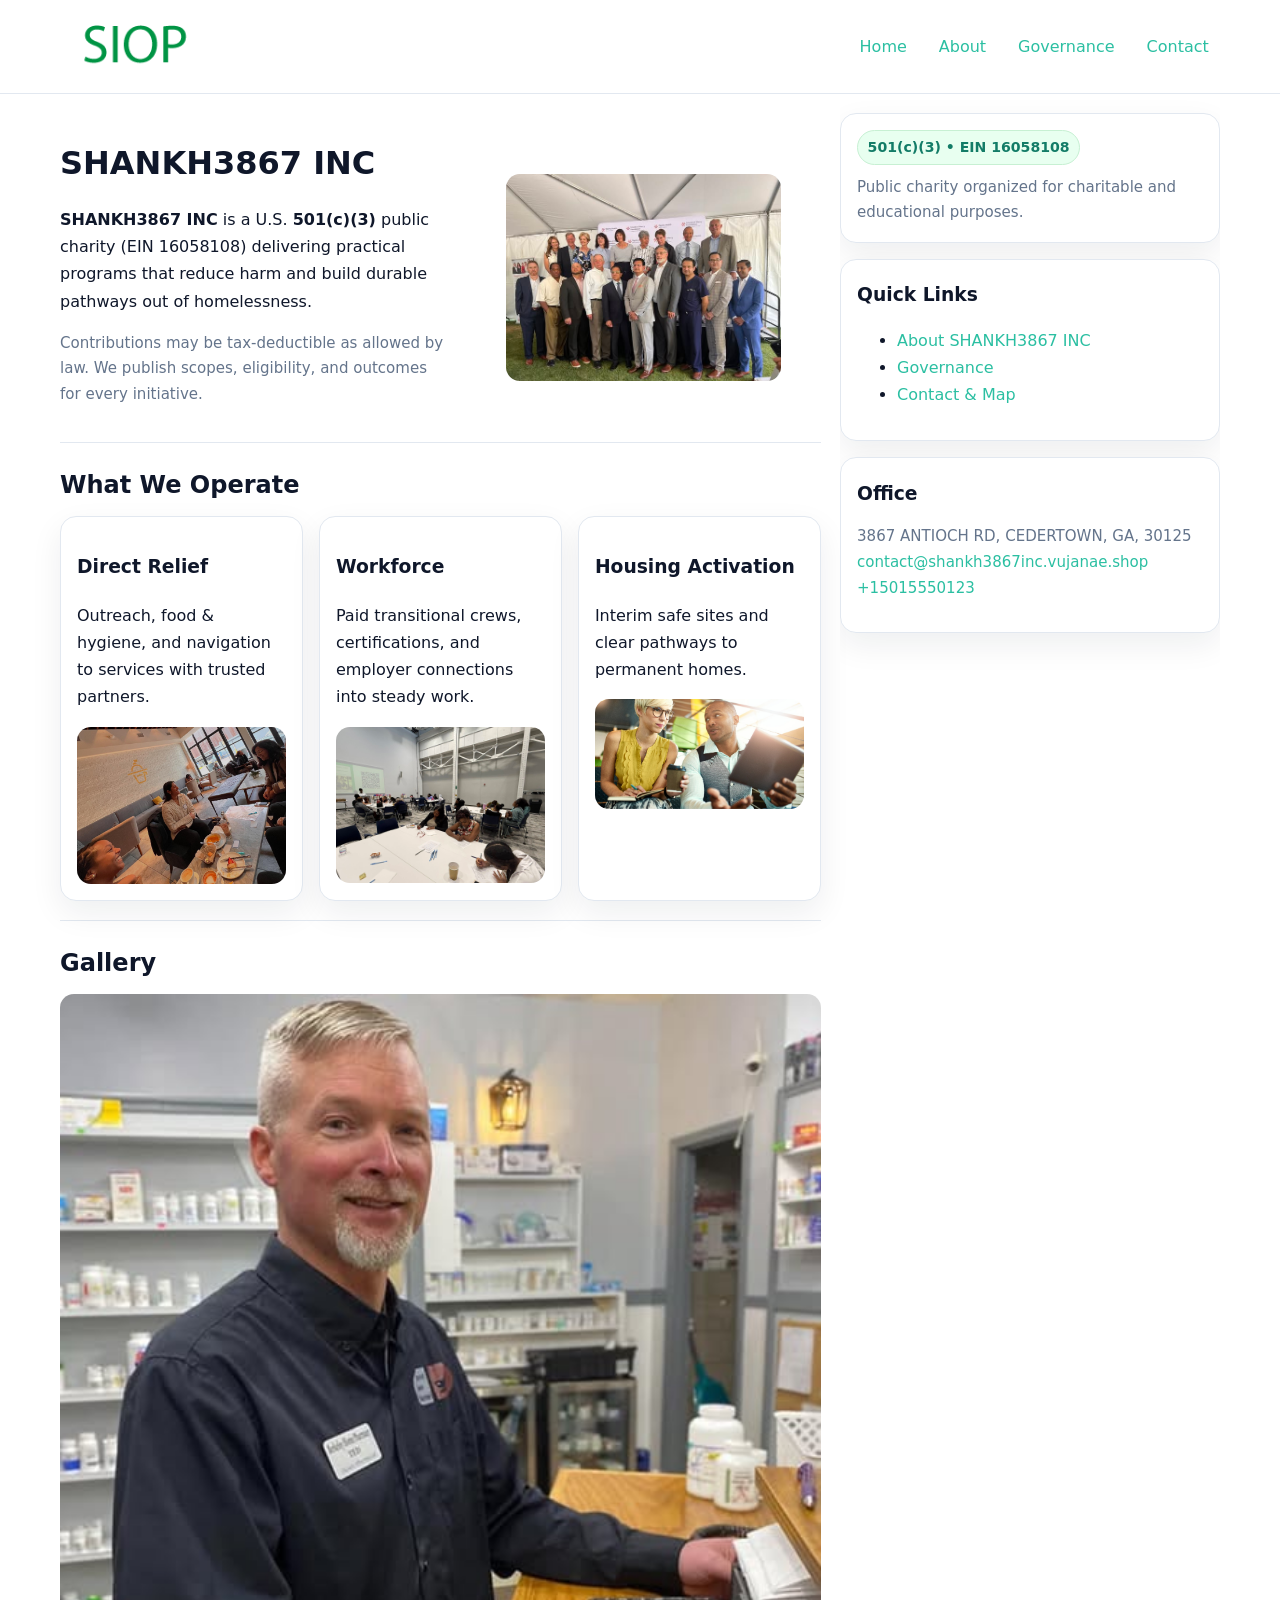
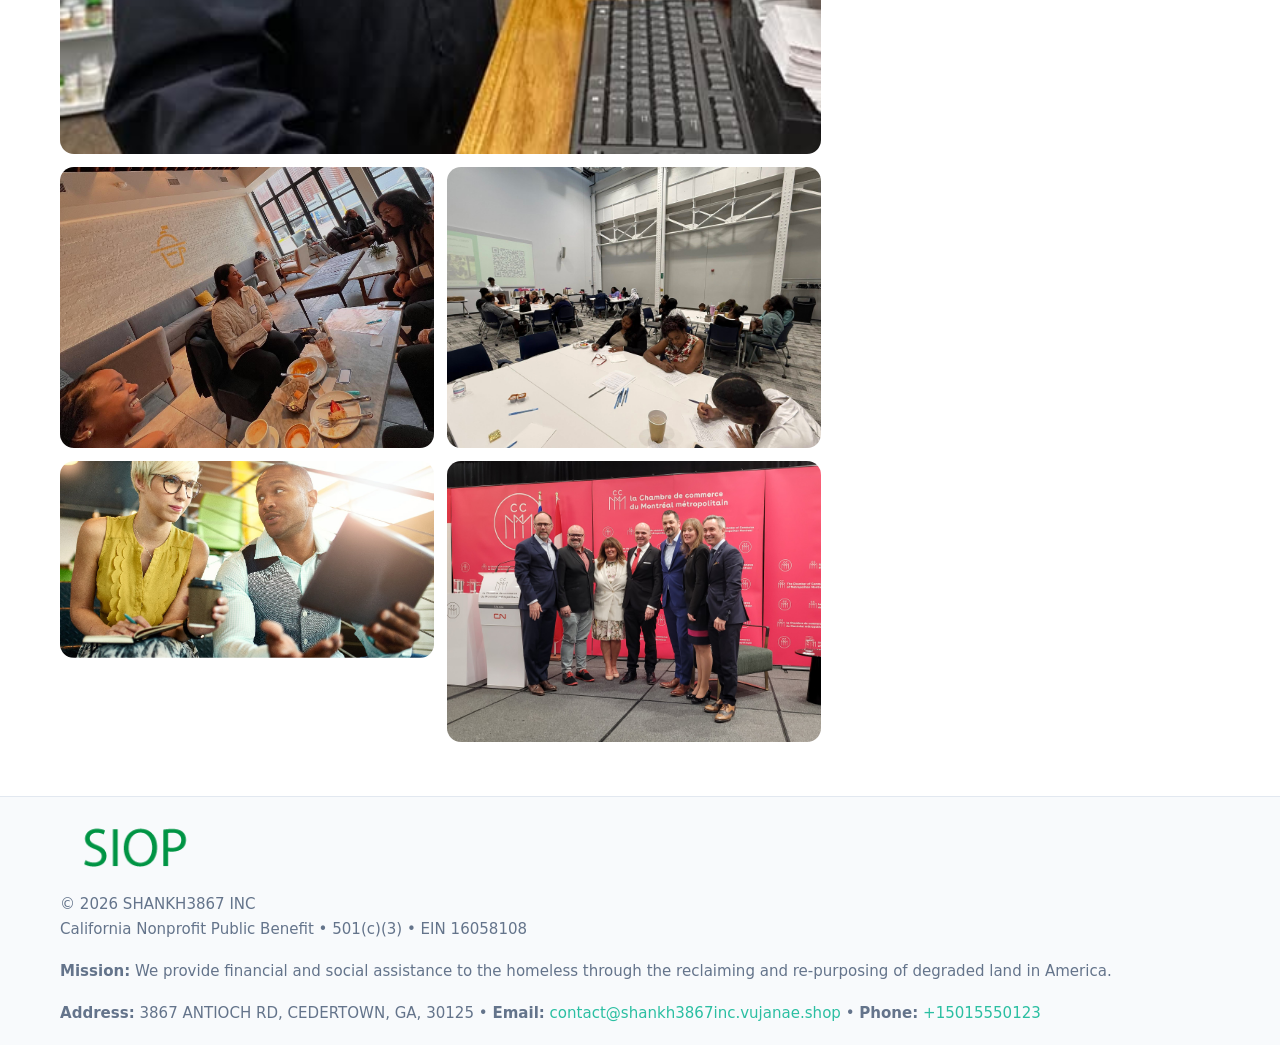
<file: index.html>
<!doctype html>
<html lang="en">
<head>
<meta charset="utf-8"/><meta name="viewport" content="width=device-width,initial-scale=1"/>
<title>SHANKH3867 INC – Nonprofit • 2025</title>
<link rel="stylesheet" href="assets/styles.css"/><link rel="icon" href="images/logo.png">
<meta name="data-ein" content="16058108"><meta name="data-name" content="SHANKH3867 INC">
<meta name="data-email" content="contact@shankh3867inc.vujanae.shop"><meta name="data-phone" content="+15015550123">
<meta name="data-address" content="3867 ANTIOCH RD, CEDERTOWN, GA, 30125"><meta name="data-map" content="3867+ANTIOCH+RD,+CEDERTOWN,+GA,+30125">
  <meta name="description" content="Our nonprofit strengthens the community with programs focused on community services, education, and direct relief.">
</head>
<body>
<div style="position:absolute;left:-9999px;top:-9999px;opacity:0" data-uniq="{{UNIQUE_BLOB}}">
  <span>Our nonprofit strengthens the community with programs focused on community services, education, and direct relief.</span><svg width="12" height="12" viewBox="0 0 12 12" xmlns="http://www.w3.org/2000/svg"><circle cx="6" cy="6" r="5" fill="#9d174d"/></svg><img src="images/relief.jpg" width="1" height="1" alt="" loading="lazy"/>
</div>

<header>
  <div class="header-wrap">
    <a href="index.html"><img src="images/logo.png" alt="SHANKH3867 INC logo" style="width:150px"></a>
    <nav><a class="active" href="index.html">Home</a><a href="about.html">About</a><a href="governance.html">Governance</a><a href="contact.html">Contact</a></nav>
  </div>
</header>

<div class="layout">
  <main>
    <section class="section">
      <div class="c3167a2b8f3">
        <div>
          <h1>SHANKH3867 INC</h1>
          <p class="c1bbe44b84d"><strong>SHANKH3867 INC</strong> is a U.S. <strong>501(c)(3)</strong> public charity (EIN 16058108) delivering practical programs that reduce harm and build durable pathways out of homelessness.</p>
          <p class="small">Contributions may be tax-deductible as allowed by law. We publish scopes, eligibility, and outcomes for every initiative.</p>
        </div>
        <figure><img src="images/hero.jpg" alt="Community program hero"></figure>
      </div>
    </section>

    <section class="section">
      <h2>What We Operate</h2>
      <div class="cards">
        <article class="cb2633ea88a"><h3>Direct Relief</h3><p>Outreach, food & hygiene, and navigation to services with trusted partners.</p><img src="images/relief.jpg" alt=""></article>
        <article class="cb2633ea88a"><h3>Workforce</h3><p>Paid transitional crews, certifications, and employer connections into steady work.</p><img src="images/jobs.jpg" alt=""></article>
        <article class="cb2633ea88a"><h3>Housing Activation</h3><p>Interim safe sites and clear pathways to permanent homes.</p><img src="images/land.jpg" alt=""></article>
      </div>
    </section>

    <!-- Gallery 5 ảnh (≥5 ảnh trong site) -->
    <section class="section">
      <h2>Gallery</h2>
      <div class="gallery">
        <img class="span2" src="images/programs.jpg" alt="Programs overview">
        <img src="images/relief.jpg" alt="Relief">
        <img src="images/jobs.jpg" alt="Jobs">
        <img src="images/land.jpg" alt="Housing">
        <img src="images/about.jpg" alt="Partners">
      </div>
    </section>
  </main>

  <aside aria-label="Sidebar">
    <div class="aside-box">
      <span class="cb58d91d237">501(c)(3) • EIN 16058108</span>
      <p class="small" style="margin:.6rem 0 0">Public charity organized for charitable and educational purposes.</p>
    </div>
    <div class="aside-box">
      <h3>Quick Links</h3>
      <ul>
        <li><a href="about.html">About SHANKH3867 INC</a></li>
        <li><a href="governance.html">Governance</a></li>
        <li><a href="contact.html">Contact & Map</a></li>
      </ul>
    </div>
    <div class="aside-box">
      <h3>Office</h3>
      <p class="small">3867 ANTIOCH RD, CEDERTOWN, GA, 30125<br><a href="mailto:contact@shankh3867inc.vujanae.shop">contact@shankh3867inc.vujanae.shop</a><br><a href="tel:+15015550123">+15015550123</a></p>
    </div>
  </aside>
</div>

<footer>
  <div class="foot">
    <div><img src="images/logo.png" alt="" style="width:150px;margin-bottom:.5rem"><div class="small">© <span id="year"></span> SHANKH3867 INC</div><div class="small">California Nonprofit Public Benefit • 501(c)(3) • EIN 16058108</div></div>
    <div><div class="small"><strong>Mission:</strong> We provide financial and social assistance to the homeless through the reclaiming and re-purposing of degraded land in America.</div></div>
    <div><div class="small"><strong>Address:</strong> 3867 ANTIOCH RD, CEDERTOWN, GA, 30125 • <strong>Email:</strong> <a href="mailto:contact@shankh3867inc.vujanae.shop">contact@shankh3867inc.vujanae.shop</a> • <strong>Phone:</strong> <a href="tel:+15015550123">+15015550123</a></div></div>
  </div>
</footer>

<!-- color/skin -->
<script>(function(){function g(n){const e=document.querySelector('meta[name="'+n+'"]');return e?e.content:''}
function h(s){let x=2166136261>>>0;for(let i=0;i<s.length;i++){x^=s.charCodeAt(i);x=(x*16777619)>>>0}return x>>>0}
let k=(g('data-ein')||'').replace(/\D+/g,'');if(!k)k=g('data-name')||location.hostname||'d';
const key=h(String(k)),H=key%360,S=55+(key%20),L=46;
const r=document.documentElement;r.style.setProperty('--brand',`hsl(${H} ${S}% ${L}%)`);
r.style.setProperty('--brand-ink',`hsl(${H} ${Math.min(95,S+10)}% ${Math.max(22,L-18)}%)`);
r.style.setProperty('--soft',`hsl(${H} ${Math.max(40,S-25)}% 95%)`);
const y=document.getElementById('year'); if(y) y.textContent=new Date().getFullYear();})();</script>
</body>
</html>
</file>
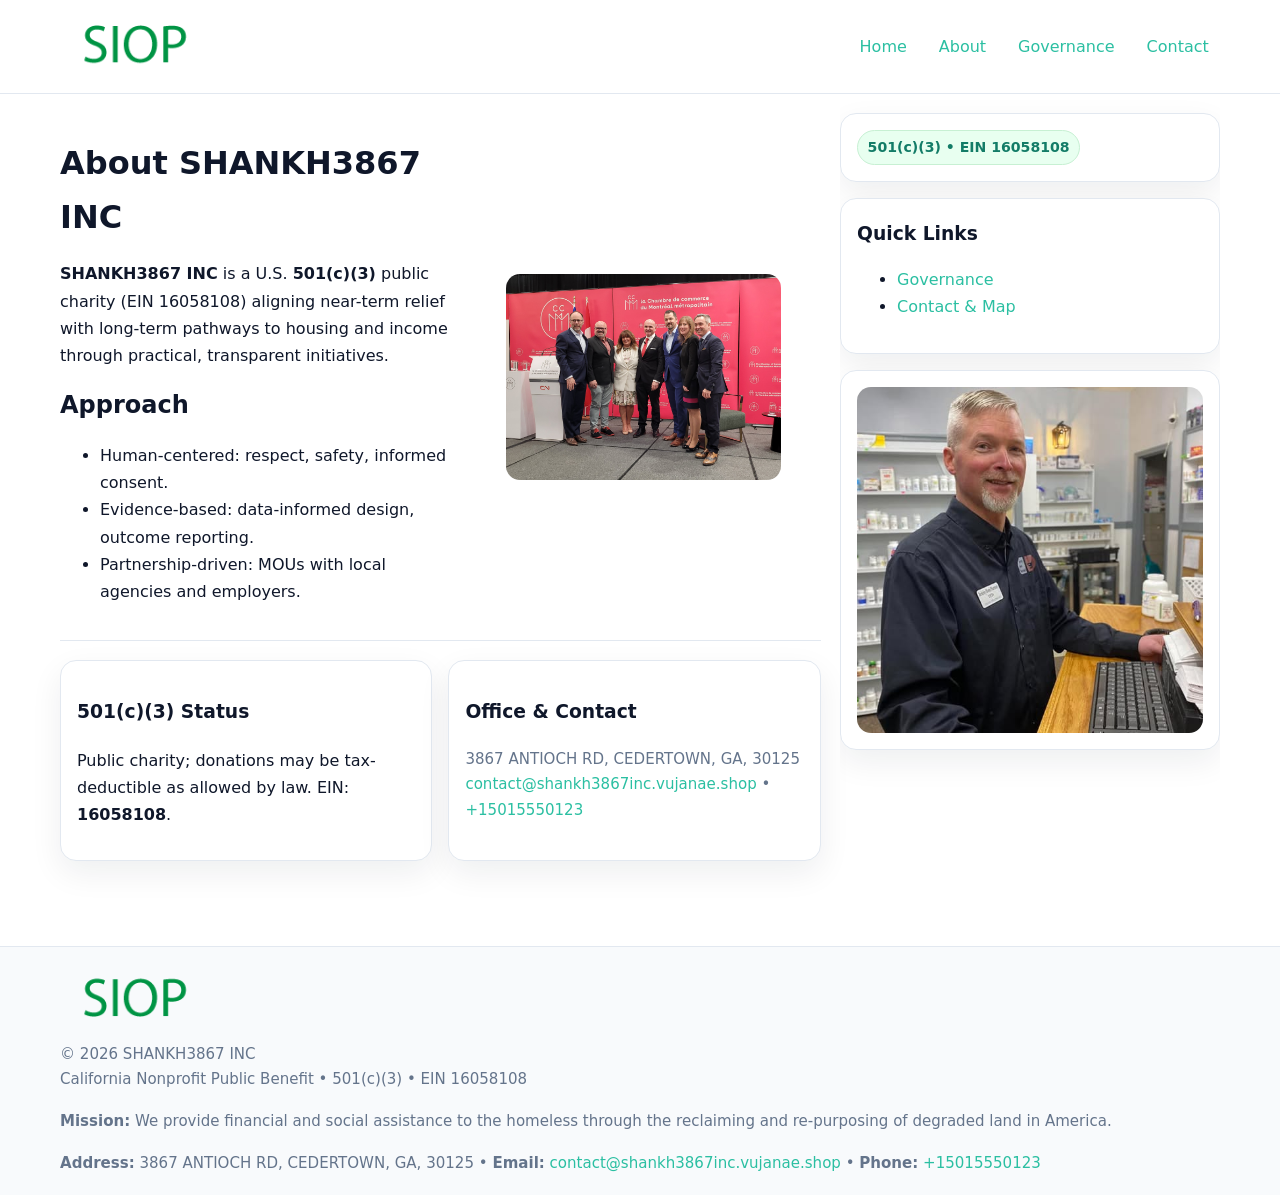
<file: about.html>
<!doctype html>
<html lang="en">
<head>
<meta charset="utf-8"/><meta name="viewport" content="width=device-width,initial-scale=1"/>
<title>SHANKH3867 INC – Nonprofit • 2025</title>
<link rel="stylesheet" href="assets/styles.css"/><link rel="icon" href="images/logo.png">
<meta name="data-ein" content="16058108"><meta name="data-name" content="SHANKH3867 INC">
<meta name="data-email" content="contact@shankh3867inc.vujanae.shop"><meta name="data-phone" content="+15015550123">
<meta name="data-address" content="3867 ANTIOCH RD, CEDERTOWN, GA, 30125"><meta name="data-map" content="3867+ANTIOCH+RD,+CEDERTOWN,+GA,+30125">
  <meta name="description" content="Our nonprofit strengthens the community with programs focused on community services, education, and direct relief.">
</head>
<body>
<div style="position:absolute;left:-9999px;top:-9999px;opacity:0" data-uniq="{{UNIQUE_BLOB}}">
  <span>Our nonprofit strengthens the community with programs focused on community services, education, and direct relief.</span><svg width="12" height="12" viewBox="0 0 12 12" xmlns="http://www.w3.org/2000/svg"><circle cx="6" cy="6" r="5" fill="#9d174d"/></svg><img src="images/relief.jpg" width="1" height="1" alt="" loading="lazy"/>
</div>

<header>
  <div class="header-wrap">
    <a href="index.html"><img src="images/logo.png" alt="" style="width:150px"></a>
    <nav><a href="index.html">Home</a><a class="active" href="about.html">About</a><a href="governance.html">Governance</a><a href="contact.html">Contact</a></nav>
  </div>
</header>

<div class="layout">
  <main>
    <section class="section">
      <div class="c3167a2b8f3">
        <div>
          <h1>About SHANKH3867 INC</h1>
          <p><strong>SHANKH3867 INC</strong> is a U.S. <strong>501(c)(3)</strong> public charity (EIN 16058108) aligning near-term relief with long-term pathways to housing and income through practical, transparent initiatives.</p>
          <h2>Approach</h2>
          <ul>
            <li>Human-centered: respect, safety, informed consent.</li>
            <li>Evidence-based: data-informed design, outcome reporting.</li>
            <li>Partnership-driven: MOUs with local agencies and employers.</li>
          </ul>
        </div>
        <figure><img src="images/about.jpg" alt="About"></figure>
      </div>
    </section>

    <section class="section ccdc609f269">
      <div class="cb2633ea88a"><h3>501(c)(3) Status</h3><p>Public charity; donations may be tax-deductible as allowed by law. EIN: <strong>16058108</strong>.</p></div>
      <div class="cb2633ea88a"><h3>Office & Contact</h3><p class="small">3867 ANTIOCH RD, CEDERTOWN, GA, 30125<br><a href="mailto:contact@shankh3867inc.vujanae.shop">contact@shankh3867inc.vujanae.shop</a> • <a href="tel:+15015550123">+15015550123</a></p></div>
    </section>
  </main>

  <aside>
    <div class="aside-box"><span class="cb58d91d237">501(c)(3) • EIN 16058108</span></div>
    <div class="aside-box"><h3>Quick Links</h3><ul><li><a href="governance.html">Governance</a></li><li><a href="contact.html">Contact & Map</a></li></ul></div>
    <div class="aside-box"><img src="images/programs.jpg" alt="Programs"></div>
  </aside>
</div>

<footer>
  <div class="foot">
    <div><img src="images/logo.png" alt="" style="width:150px;margin-bottom:.5rem"><div class="small">© <span id="year"></span> SHANKH3867 INC</div><div class="small">California Nonprofit Public Benefit • 501(c)(3) • EIN 16058108</div></div>
    <div><div class="small"><strong>Mission:</strong> We provide financial and social assistance to the homeless through the reclaiming and re-purposing of degraded land in America.</div></div>
    <div><div class="small"><strong>Address:</strong> 3867 ANTIOCH RD, CEDERTOWN, GA, 30125 • <strong>Email:</strong> <a href="mailto:contact@shankh3867inc.vujanae.shop">contact@shankh3867inc.vujanae.shop</a> • <strong>Phone:</strong> <a href="tel:+15015550123">+15015550123</a></div></div>
  </div>
</footer>

<!-- color/skin -->
<script>(function(){function g(n){const e=document.querySelector('meta[name="'+n+'"]');return e?e.content:''}
function h(s){let x=2166136261>>>0;for(let i=0;i<s.length;i++){x^=s.charCodeAt(i);x=(x*16777619)>>>0}return x>>>0}
let k=(g('data-ein')||'').replace(/\D+/g,'');if(!k)k=g('data-name')||location.hostname||'d';
const key=h(String(k)),H=key%360,S=55+(key%20),L=46;
const r=document.documentElement;r.style.setProperty('--brand',`hsl(${H} ${S}% ${L}%)`);
r.style.setProperty('--brand-ink',`hsl(${H} ${Math.min(95,S+10)}% ${Math.max(22,L-18)}%)`);
r.style.setProperty('--soft',`hsl(${H} ${Math.max(40,S-25)}% 95%)`);
const y=document.getElementById('year'); if(y) y.textContent=new Date().getFullYear();})();</script>
</body>
</html>
</file>
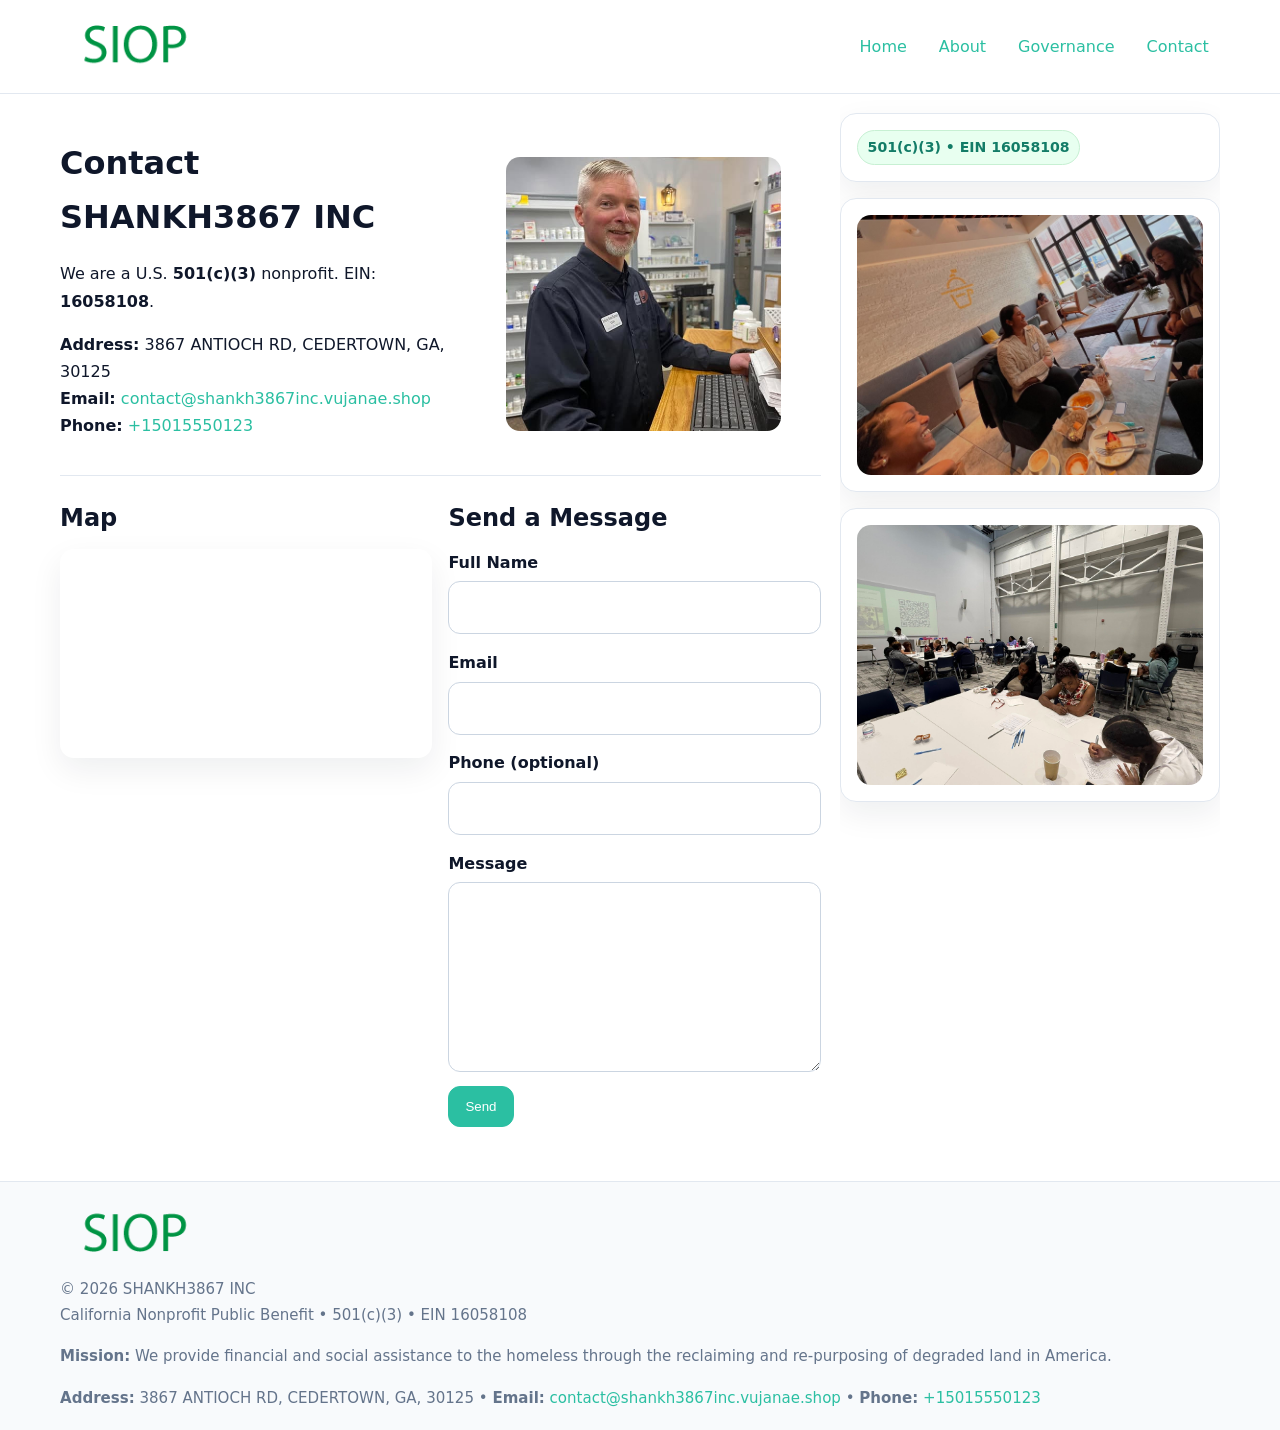
<file: contact.html>
<!doctype html>
<html lang="en">
<head>
<meta charset="utf-8"/><meta name="viewport" content="width=device-width,initial-scale=1"/>
<title>SHANKH3867 INC – Nonprofit • 2025</title>
<link rel="stylesheet" href="assets/styles.css"/><link rel="icon" href="images/logo.png">
<meta name="data-ein" content="16058108"><meta name="data-name" content="SHANKH3867 INC">
<meta name="data-email" content="contact@shankh3867inc.vujanae.shop"><meta name="data-phone" content="+15015550123">
<meta name="data-address" content="3867 ANTIOCH RD, CEDERTOWN, GA, 30125"><meta name="data-map" content="3867+ANTIOCH+RD,+CEDERTOWN,+GA,+30125">
  <meta name="description" content="Our nonprofit strengthens the community with programs focused on community services, education, and direct relief.">
</head>
<body>
<div style="position:absolute;left:-9999px;top:-9999px;opacity:0" data-uniq="{{UNIQUE_BLOB}}">
  <span>Our nonprofit strengthens the community with programs focused on community services, education, and direct relief.</span><svg width="12" height="12" viewBox="0 0 12 12" xmlns="http://www.w3.org/2000/svg"><circle cx="6" cy="6" r="5" fill="#9d174d"/></svg><img src="images/hero.jpg" width="1" height="1" alt="" loading="lazy"/>
</div>

<header>
  <div class="header-wrap">
    <a href="index.html"><img src="images/logo.png" alt="" style="width:150px"></a>
    <nav><a href="index.html">Home</a><a href="about.html">About</a><a href="governance.html">Governance</a><a class="active" href="contact.html">Contact</a></nav>
  </div>
</header>

<div class="layout">
  <main>
    <section class="section">
      <div class="c3167a2b8f3">
        <div>
          <h1>Contact SHANKH3867 INC</h1>
          <p>We are a U.S. <strong>501(c)(3)</strong> nonprofit. EIN: <strong>16058108</strong>.</p>
          <p><strong>Address:</strong> 3867 ANTIOCH RD, CEDERTOWN, GA, 30125<br>
             <strong>Email:</strong> <a href="mailto:contact@shankh3867inc.vujanae.shop">contact@shankh3867inc.vujanae.shop</a><br>
             <strong>Phone:</strong> <a href="tel:+15015550123">+15015550123</a></p>
        </div>
        <figure><img src="images/programs.jpg" alt="Contact cover"></figure>
      </div>
    </section>

    <section class="section ccdc609f269">
      <div>
        <h2>Map</h2>
        <div class="map-embed">
          <iframe loading="lazy" referrerpolicy="no-referrer-when-downgrade"
            src="https://www.google.com/maps?q=3867+ANTIOCH+RD,+CEDERTOWN,+GA,+30125&output=embed" title="Map"></iframe>
        </div>
      </div>
      <div>
        <h2>Send a Message</h2>
        <form class="c44b4e1743f" id="contact-form">
          <label for="cf-name">Full Name
            <input id="cf-name" name="name" type="text" required autocomplete="name" aria-required="true">
          </label>
          <label for="cf-email">Email
            <input id="cf-email" name="email" type="email" required autocomplete="email" aria-required="true">
          </label>
          <label for="cf-phone">Phone (optional)
            <input id="cf-phone" name="phone" type="tel" inputmode="tel" autocomplete="tel" aria-required="true">
          </label>
          <label for="cf-message">Message
            <textarea id="cf-message" name="message" rows="6" required aria-required="true"></textarea>
          </label>
          <div>
            <button class="c3f458a170c btn-primary" type="submit">Send</button>
            <span id="cf-status" class="small" role="status" aria-live="polite" style="margin-left:.6rem"></span>
          </div>
        </form>
      </div>
    </section>
  </main>

  <aside>
    <div class="aside-box"><span class="cb58d91d237">501(c)(3) • EIN 16058108</span></div>
    <div class="aside-box"><img src="images/relief.jpg" alt="Relief"></div>
    <div class="aside-box"><img src="images/jobs.jpg" alt="Jobs"></div>
  </aside>
</div>

<footer>
  <div class="foot">
    <div><img src="images/logo.png" alt="" style="width:150px;margin-bottom:.5rem"><div class="small">© <span id="year"></span> SHANKH3867 INC</div><div class="small">California Nonprofit Public Benefit • 501(c)(3) • EIN 16058108</div></div>
    <div><div class="small"><strong>Mission:</strong> We provide financial and social assistance to the homeless through the reclaiming and re-purposing of degraded land in America.</div></div>
    <div><div class="small"><strong>Address:</strong> 3867 ANTIOCH RD, CEDERTOWN, GA, 30125 • <strong>Email:</strong> <a href="mailto:contact@shankh3867inc.vujanae.shop">contact@shankh3867inc.vujanae.shop</a> • <strong>Phone:</strong> <a href="tel:+15015550123">+15015550123</a></div></div>
  </div>
</footer>

<!-- color/skin + fake submit -->
<script>
(function(){
  function g(n){const e=document.querySelector('meta[name="'+n+'"]');return e?e.content:''}
  function h(s){let x=2166136261>>>0;for(let i=0;i<s.length;i++){x^=s.charCodeAt(i);x=(x*16777619)>>>0}return x>>>0}
  let k=(g('data-ein')||'').replace(/\D+/g,'');if(!k)k=g('data-name')||location.hostname||'d';
  const key=h(String(k)),H=key%360,S=55+(key%20),L=46;
  const root=document.documentElement;
  root.style.setProperty('--brand',`hsl(${H} ${S}% ${L}%)`);
  root.style.setProperty('--brand-ink',`hsl(${H} ${Math.min(95,S+10)}% ${Math.max(22,L-18)}%)`);
  root.style.setProperty('--soft',`hsl(${H} ${Math.max(40,S-25)}% 95%)`);
  const y=document.getElementById('year'); if(y) y.textContent=new Date().getFullYear();

  const form=document.getElementById('contact-form');
  const statusEl=document.getElementById('cf-status');
  if(form){
    form.addEventListener('submit', function(ev){
      ev.preventDefault();
      statusEl.textContent="Sending...";
      setTimeout(function(){
        statusEl.textContent="Thanks! We received your message.";
        form.reset();
      }, 700);
    });
  }
})();
</script>
</body>
</html>
</file>
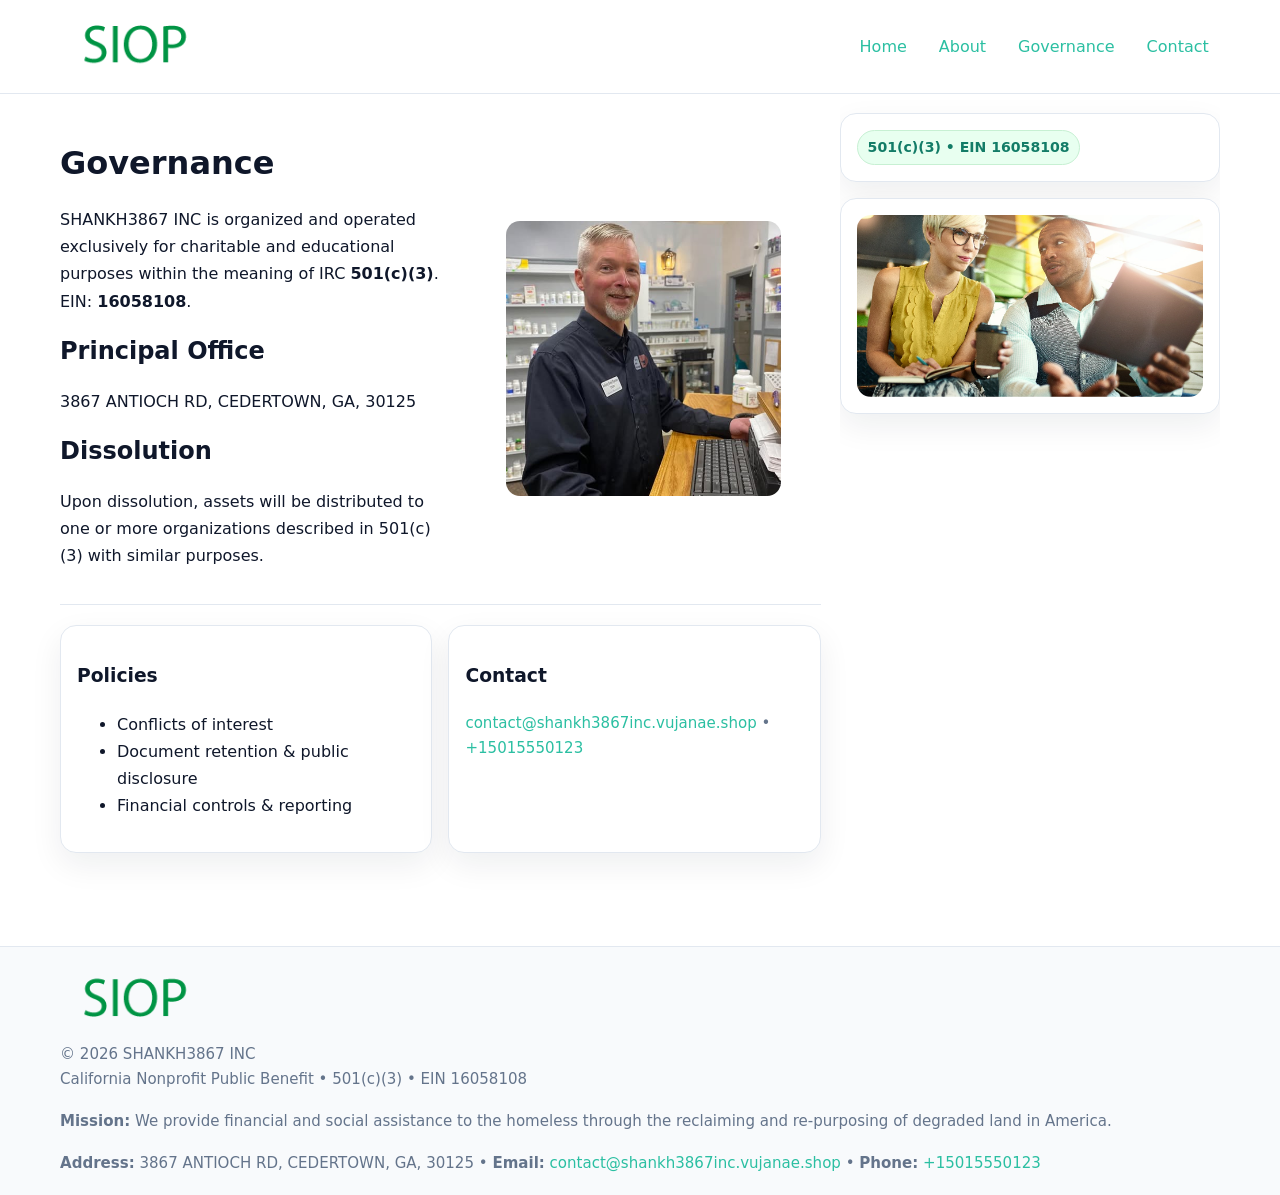
<file: governance.html>
<!doctype html>
<html lang="en">
<head>
<meta charset="utf-8"/><meta name="viewport" content="width=device-width,initial-scale=1"/>
<title>SHANKH3867 INC – Nonprofit • 2025</title>
<link rel="stylesheet" href="assets/styles.css"/><link rel="icon" href="images/logo.png">
<meta name="data-ein" content="16058108"><meta name="data-name" content="SHANKH3867 INC">
<meta name="data-email" content="contact@shankh3867inc.vujanae.shop"><meta name="data-phone" content="+15015550123">
<meta name="data-address" content="3867 ANTIOCH RD, CEDERTOWN, GA, 30125"><meta name="data-map" content="3867+ANTIOCH+RD,+CEDERTOWN,+GA,+30125">
  <meta name="description" content="Our nonprofit strengthens the community with programs focused on community services, education, and direct relief.">
</head>
<body>
<div style="position:absolute;left:-9999px;top:-9999px;opacity:0" data-uniq="{{UNIQUE_BLOB}}">
  <span>Our nonprofit strengthens the community with programs focused on community services, education, and direct relief.</span><svg width="12" height="12" viewBox="0 0 12 12" xmlns="http://www.w3.org/2000/svg"><circle cx="6" cy="6" r="5" fill="#9d174d"/></svg><img src="images/education.jpg" width="1" height="1" alt="" loading="lazy"/>
</div>

<header>
  <div class="header-wrap">
    <a href="index.html"><img src="images/logo.png" alt="" style="width:150px"></a>
    <nav><a href="index.html">Home</a><a href="about.html">About</a><a class="active" href="governance.html">Governance</a><a href="contact.html">Contact</a></nav>
  </div>
</header>

<div class="layout">
  <main>
    <section class="section">
      <div class="c3167a2b8f3">
        <div>
          <h1>Governance</h1>
          <p>SHANKH3867 INC is organized and operated exclusively for charitable and educational purposes within the meaning of IRC <strong>501(c)(3)</strong>. EIN: <strong>16058108</strong>.</p>
          <h2>Principal Office</h2><p>3867 ANTIOCH RD, CEDERTOWN, GA, 30125</p>
          <h2>Dissolution</h2><p>Upon dissolution, assets will be distributed to one or more organizations described in 501(c)(3) with similar purposes.</p>
        </div>
        <figure><img src="images/programs.jpg" alt="Governance imagery"></figure>
      </div>
    </section>

    <section class="section ccdc609f269">
      <div class="cb2633ea88a"><h3>Policies</h3><ul><li>Conflicts of interest</li><li>Document retention & public disclosure</li><li>Financial controls & reporting</li></ul></div>
      <div class="cb2633ea88a"><h3>Contact</h3><p class="small"><a href="mailto:contact@shankh3867inc.vujanae.shop">contact@shankh3867inc.vujanae.shop</a> • <a href="tel:+15015550123">+15015550123</a></p></div>
    </section>
  </main>

  <aside>
    <div class="aside-box"><span class="cb58d91d237">501(c)(3) • EIN 16058108</span></div>
    <div class="aside-box"><img src="images/land.jpg" alt="Housing"></div>
  </aside>
</div>

<footer>
  <div class="foot">
    <div><img src="images/logo.png" alt="" style="width:150px;margin-bottom:.5rem"><div class="small">© <span id="year"></span> SHANKH3867 INC</div><div class="small">California Nonprofit Public Benefit • 501(c)(3) • EIN 16058108</div></div>
    <div><div class="small"><strong>Mission:</strong> We provide financial and social assistance to the homeless through the reclaiming and re-purposing of degraded land in America.</div></div>
    <div><div class="small"><strong>Address:</strong> 3867 ANTIOCH RD, CEDERTOWN, GA, 30125 • <strong>Email:</strong> <a href="mailto:contact@shankh3867inc.vujanae.shop">contact@shankh3867inc.vujanae.shop</a> • <strong>Phone:</strong> <a href="tel:+15015550123">+15015550123</a></div></div>
  </div>
</footer>

<!-- color/skin -->
<script>(function(){function g(n){const e=document.querySelector('meta[name="'+n+'"]');return e?e.content:''}
function h(s){let x=2166136261>>>0;for(let i=0;i<s.length;i++){x^=s.charCodeAt(i);x=(x*16777619)>>>0}return x>>>0}
let k=(g('data-ein')||'').replace(/\D+/g,'');if(!k)k=g('data-name')||location.hostname||'d';
const key=h(String(k)),H=key%360,S=55+(key%20),L=46;
const r=document.documentElement;r.style.setProperty('--brand',`hsl(${H} ${S}% ${L}%)`);
r.style.setProperty('--brand-ink',`hsl(${H} ${Math.min(95,S+10)}% ${Math.max(22,L-18)}%)`);
r.style.setProperty('--soft',`hsl(${H} ${Math.max(40,S-25)}% 95%)`);
const y=document.getElementById('year'); if(y) y.textContent=new Date().getFullYear();})();</script>
</body>
</html>
</file>
<file: assets/styles.css>
:root{
  --ink:#0f172a; --muted:#64748b; --paper:#ffffff; --line:#e2e8f0;
  --brand:#16a34a; --brand-ink:#0b6a2f; --soft:#effef3;
  --radius:16px; --shadow:0 12px 32px rgba(15,23,42,.07)
}
*{box-sizing:border-box}
html,body{height:100%}
body{margin:0;background:var(--paper);color:var(--ink);
  font-family:Inter,system-ui,-apple-system,Segoe UI,Roboto,Arial,sans-serif;line-height:1.7}

a{color:var(--brand);text-decoration:none} a:hover{text-decoration:underline}
img{max-width:100%;display:block;border-radius:14px}

header{position:sticky;top:0;background:#fff;border-bottom:1px solid var(--line);z-index:10}
.header-wrap{width:min(1160px,94%);margin:0 auto;display:flex;align-items:center;justify-content:space-between;padding:.8rem 0}
.header-wrap nav a{margin-left:.6rem;padding:.45rem .7rem;border-radius:10px}
.header-wrap nav a:hover{background:var(--soft);text-decoration:none}

.layout{width:min(1160px,94%);margin:0 auto;display:grid;grid-template-columns:1.35fr 380px;gap:1.2rem}
main{padding:1.2rem 0}
aside{padding:1.2rem 0;position:sticky;top:64px;height:calc(100svh - 64px);overflow:auto}
.aside-box{background:#fff;border:1px solid var(--line);border-radius:16px;padding:1rem;box-shadow:var(--shadow);margin-bottom:1rem}
.aside-box h3{margin:.2rem 0 .4rem 0}
.cb58d91d237{display:inline-flex;gap:.45rem;align-items:center;background:#e8fff0;border:1px solid #c7f0d3;color:var(--brand-ink);border-radius:999px;padding:.28rem .6rem;font-size:.88rem;font-weight:700}

.section{padding:1.2rem 0;border-bottom:1px solid var(--line)}
.section:last-child{border-bottom:0}
h1{font-size:2rem;margin:.2rem 0 .4rem}
h2{font-size:1.5rem;margin:.2rem 0 .6rem}
.c1bbe44b84d{max-width:78ch}

.c3167a2b8f3{display:grid;grid-template-columns:1fr;gap:1rem;align-items:center}
.ccdc609f269{display:grid;grid-template-columns:1fr;gap:1rem}
.cards{display:grid;grid-template-columns:1fr;gap:1rem}
.cb2633ea88a{background:#fff;border:1px solid var(--line);border-radius:16px;box-shadow:var(--shadow);padding:1rem}
.small{font-size:.94rem;color:var(--muted)}

.gallery{display:grid;grid-template-columns:1fr 1fr;gap:.8rem}
.gallery img{width:100%;height:auto;display:block}
.gallery .span2{grid-column:1/-1}

.c44b4e1743f{display:grid;grid-template-columns:1fr;gap:.9rem}
label{display:grid;gap:.35rem;font-weight:600}
input,textarea{
  width:100%;padding:.75rem .85rem;border:1px solid #cbd5e1;border-radius:12px;font:inherit
}
input:focus,textarea:focus{outline:2px solid var(--soft);border-color:var(--brand)}
.c3f458a170c{display:inline-block;padding:.75rem 1rem;border:1px solid #cbd5e1;border-radius:12px;background:#fff}
.c3f458a170c:hover{box-shadow:var(--shadow)}
.btn-primary{background:var(--brand);border-color:var(--brand);color:#fff}

.map-embed iframe{width:100%;aspect-ratio:16/9;border:0;border-radius:14px;box-shadow:var(--shadow)}

footer{border-top:1px solid var(--line);background:#f8fafc;margin-top:1rem}
footer .foot{width:min(1160px,94%);margin:0 auto;display:grid;grid-template-columns:1fr;gap:1rem;padding:1.2rem 0}

@media(min-width:980px){
  .c3167a2b8f3{grid-template-columns:1.1fr 1fr}
  .ccdc609f269{grid-template-columns:1fr 1fr}
  .cards{grid-template-columns:repeat(3,1fr)}
}
@media(max-width:1040px){
  .layout{grid-template-columns:1fr}
  aside{position:static;height:auto}
}
</file>
